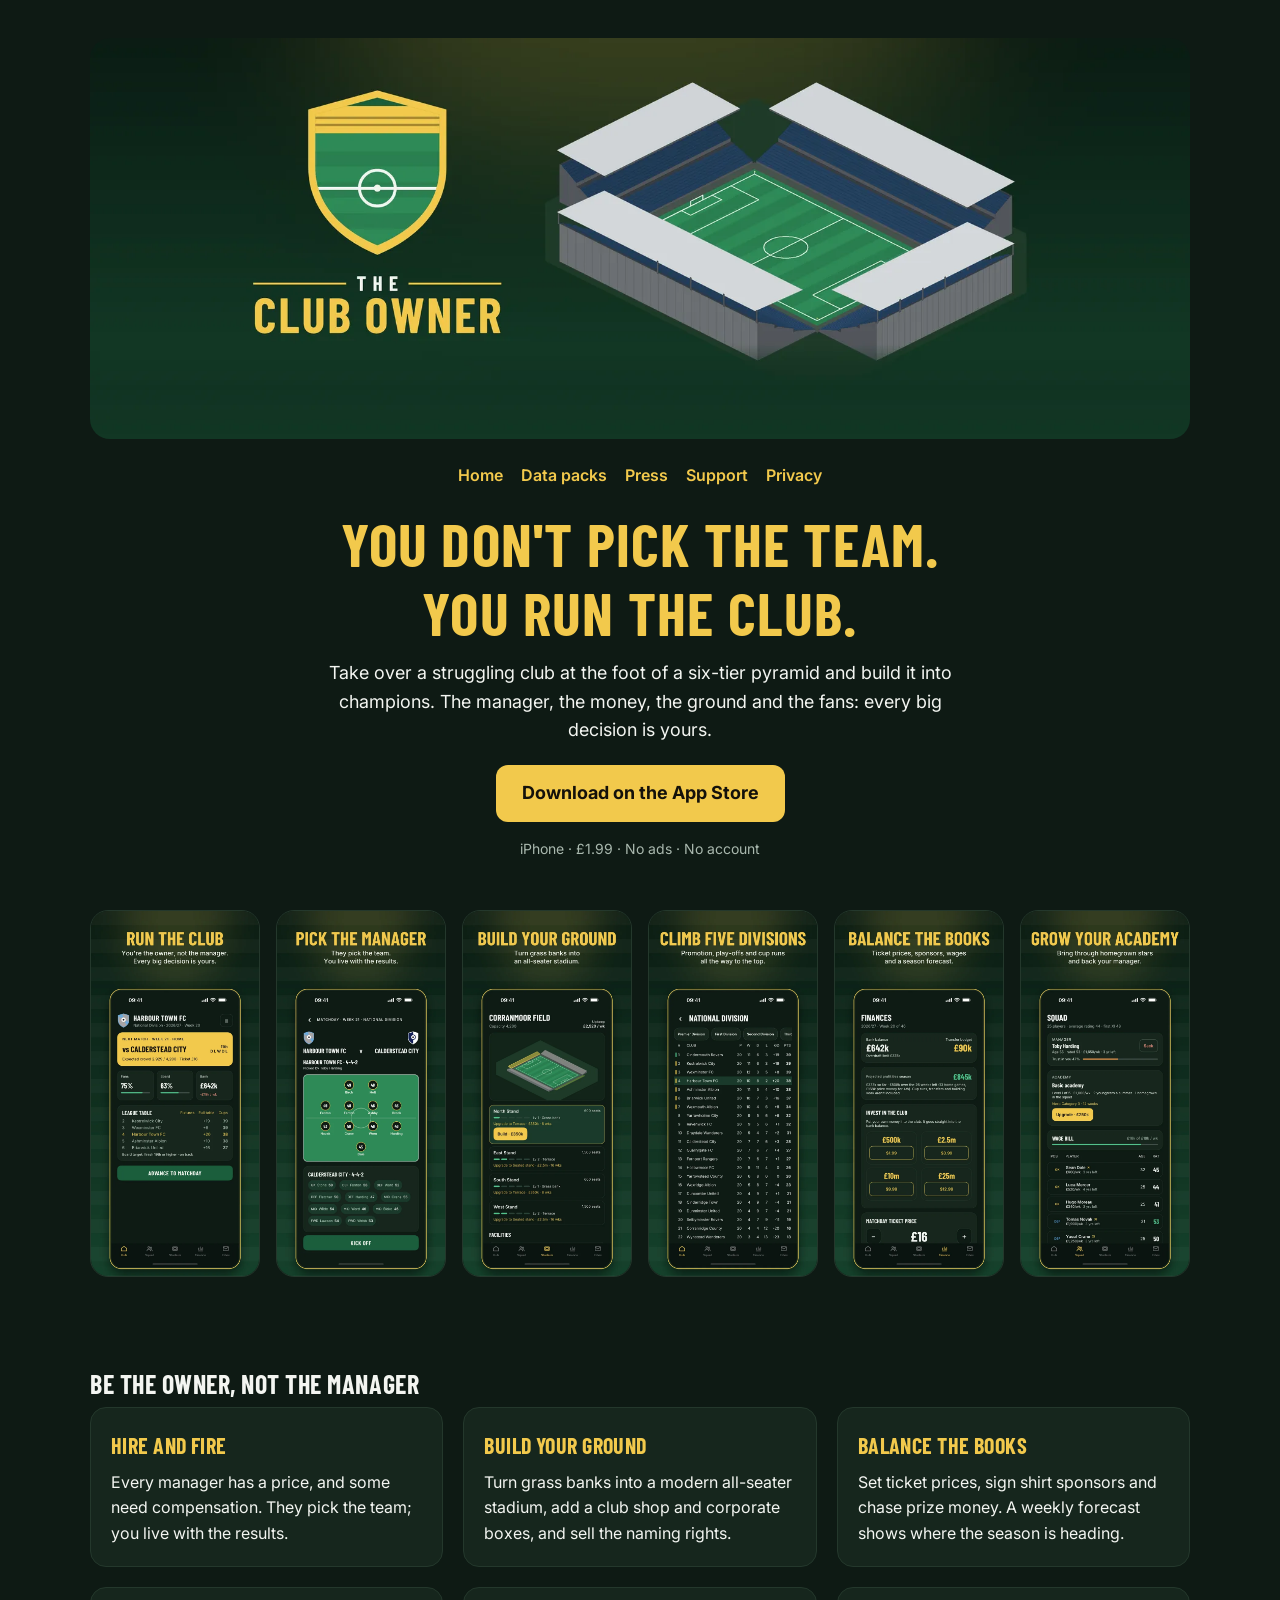
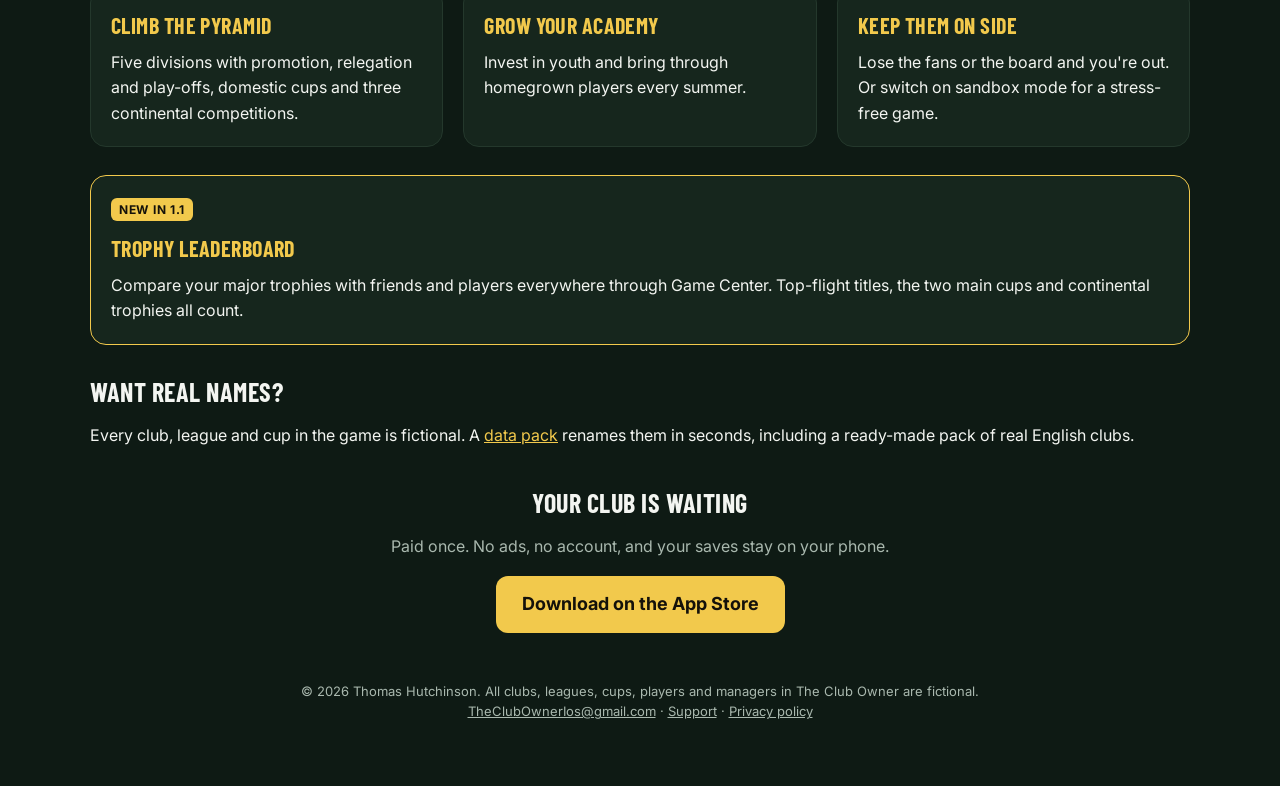
<file: index.html>
<!doctype html>
<html lang="en-GB">
<head>
<meta charset="utf-8">
<meta name="viewport" content="width=device-width,initial-scale=1">
<title>The Club Owner – football club owner game for iPhone</title>
<meta name="description" content="You don't pick the team. You run the club. Take over a struggling football club at the foot of a six-tier pyramid and build it into champions. For iPhone.">
<meta property="og:type" content="website">
<meta property="og:title" content="The Club Owner">
<meta property="og:description" content="You don't pick the team. You run the club. A football club owner game for iPhone.">
<meta property="og:image" content="https://tomhutchinson02.github.io/theclubowner/img/og.jpg">
<meta property="og:url" content="https://tomhutchinson02.github.io/theclubowner/">
<meta name="twitter:card" content="summary_large_image">
<meta name="apple-itunes-app" content="app-id=6832031037">
<link rel="icon" href="logo.svg">
<link rel="preconnect" href="https://fonts.googleapis.com">
<link href="https://fonts.googleapis.com/css2?family=Barlow+Condensed:wght@700&family=Inter:wght@400;600&display=swap" rel="stylesheet">
<link rel="stylesheet" href="style.css?v=4">
</head>
<body class="landing">

<section class="hero">
  <img class="hero-art" src="img/hero.webp" alt="The Club Owner crest beside an all-seater stadium" width="1800" height="656">
  <div class="hero-text">
    <nav><a href="index.html">Home</a><a href="data-packs.html">Data packs</a><a href="presskit.html">Press</a><a href="support.html">Support</a><a href="privacy.html">Privacy</a></nav>
    <h1>You don't pick the team.<br>You run the club.</h1>
    <p class="lead">Take over a struggling club at the foot of a six-tier pyramid and build it into champions. The manager, the money, the ground and the fans: every big decision is yours.</p>
    <p class="cta"><a class="btn btn-big" href="https://apps.apple.com/gb/app/the-club-owner/id6832031037">Download on the App Store</a></p>
    <p class="facts">iPhone · £1.99 · No ads · No account</p>
  </div>
</section>

<section class="shots" aria-label="Screenshots">
  <div class="strip">
    <img src="img/1_hub.webp" alt="Run the club: the hub with next match, fans, board and bank balance" width="660" height="1434" loading="lazy">
    <img src="img/2_matchday.webp" alt="Pick the manager: match day line-ups" width="660" height="1434" loading="lazy">
    <img src="img/3_stadium.webp" alt="Build your ground: upgrading the stands" width="660" height="1434" loading="lazy">
    <img src="img/4_table.webp" alt="Climb six tiers: the league table" width="660" height="1434" loading="lazy">
    <img src="img/5_finance.webp" alt="Balance the books: finances and season forecast" width="660" height="1434" loading="lazy">
    <img src="img/6_squad.webp" alt="Grow your academy: squad, manager and wage bill" width="660" height="1434" loading="lazy">
  </div>
  <p class="hint muted">Swipe for more</p>
</section>

<main>
  <h2>Be the owner, not the manager</h2>
  <div class="features">
    <div class="card"><h3>Hire and fire</h3><p>Every manager has a price, and some need compensation. They pick the team; you live with the results.</p></div>
    <div class="card"><h3>Build your ground</h3><p>Turn grass banks into a modern all-seater stadium, add a club shop and corporate boxes, and sell the naming rights.</p></div>
    <div class="card"><h3>Balance the books</h3><p>Set ticket prices, sign shirt sponsors and chase prize money. A weekly forecast shows where the season is heading.</p></div>
    <div class="card"><h3>Climb the pyramid</h3><p>Five divisions with promotion, relegation and play-offs, domestic cups and three continental competitions.</p></div>
    <div class="card"><h3>Grow your academy</h3><p>Invest in youth and bring through homegrown players every summer.</p></div>
    <div class="card"><h3>Keep them on side</h3><p>Lose the fans or the board and you're out. Or switch on sandbox mode for a stress-free game.</p></div>
  </div>

  <div class="card highlight">
    <p class="tag">New in 1.1</p>
    <h3>Trophy leaderboard</h3>
    <p>Compare your major trophies with friends and players everywhere through Game Center. Top-flight titles, the two main cups and continental trophies all count.</p>
  </div>

  <h2>Want real names?</h2>
  <p>Every club, league and cup in the game is fictional. A <a href="data-packs.html">data pack</a> renames them in seconds, including a ready-made pack of real English clubs.</p>

  <div class="closing">
    <h2>Your club is waiting</h2>
    <p class="muted">Paid once. No ads, no account, and your saves stay on your phone.</p>
    <p><a class="btn btn-big" href="https://apps.apple.com/gb/app/the-club-owner/id6832031037">Download on the App Store</a></p>
  </div>

  <footer>© 2026 Thomas Hutchinson. All clubs, leagues, cups, players and managers in The Club Owner are fictional.<br>
  <a href="mailto:TheClubOwnerIos@gmail.com">TheClubOwnerIos@gmail.com</a> · <a href="support.html">Support</a> · <a href="privacy.html">Privacy policy</a></footer>
</main>
</body>
</html>
</file>
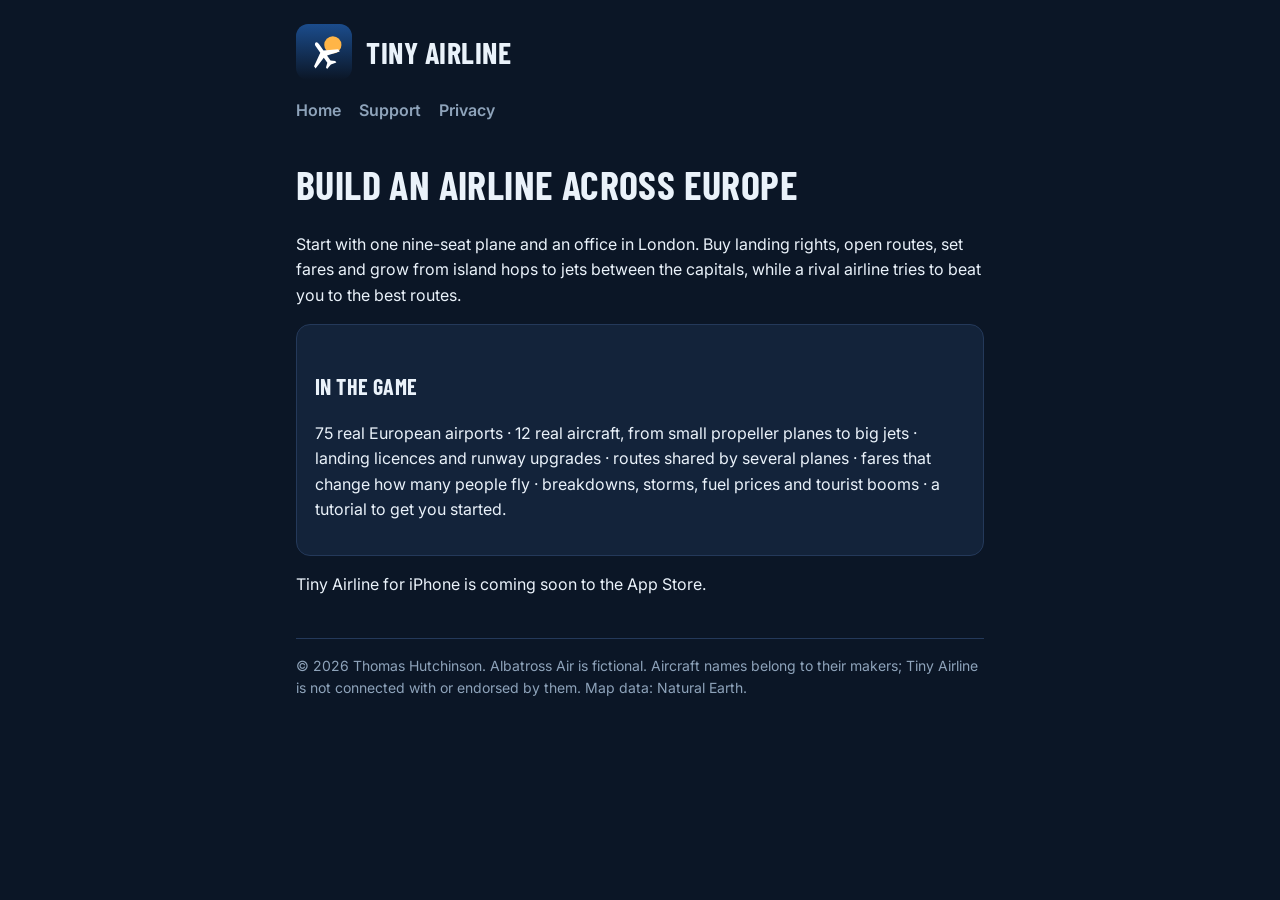
<file: tinyairline/index.html>
<!doctype html>
<html lang="en-GB">
<head>
<meta charset="utf-8">
<meta name="viewport" content="width=device-width,initial-scale=1">
<title>Tiny Airline – build an airline across Europe</title>
<meta name="description" content="Tiny Airline is an airline tycoon game for iPhone. Start with one small plane in London and build the biggest airline in Europe.">
<link rel="icon" href="icon.svg">
<link rel="preconnect" href="https://fonts.googleapis.com">
<link href="https://fonts.googleapis.com/css2?family=Barlow+Condensed:wght@700&family=Inter:wght@400;600&display=swap" rel="stylesheet">
<link rel="stylesheet" href="style.css?v=1">
</head>
<body><main>
<header><img src="icon.svg" alt=""><span>Tiny Airline</span></header>
<nav><a href="index.html">Home</a><a href="support.html">Support</a><a href="privacy.html">Privacy</a></nav>
<h1>Build an airline across Europe</h1>
<p>Start with one nine-seat plane and an office in London. Buy landing rights, open routes, set fares and grow from island hops to jets between the capitals, while a rival airline tries to beat you to the best routes.</p>
<div class="card">
<h2>In the game</h2>
<p>75 real European airports · 12 real aircraft, from small propeller planes to big jets · landing licences and runway upgrades · routes shared by several planes · fares that change how many people fly · breakdowns, storms, fuel prices and tourist booms · a tutorial to get you started.</p>
</div>
<p>Tiny Airline for iPhone is coming soon to the App Store.</p>
<footer>© 2026 Thomas Hutchinson. Albatross Air is fictional. Aircraft names belong to their makers; Tiny Airline is not connected with or endorsed by them. Map data: Natural Earth.</footer>
</main></body></html>
</file>
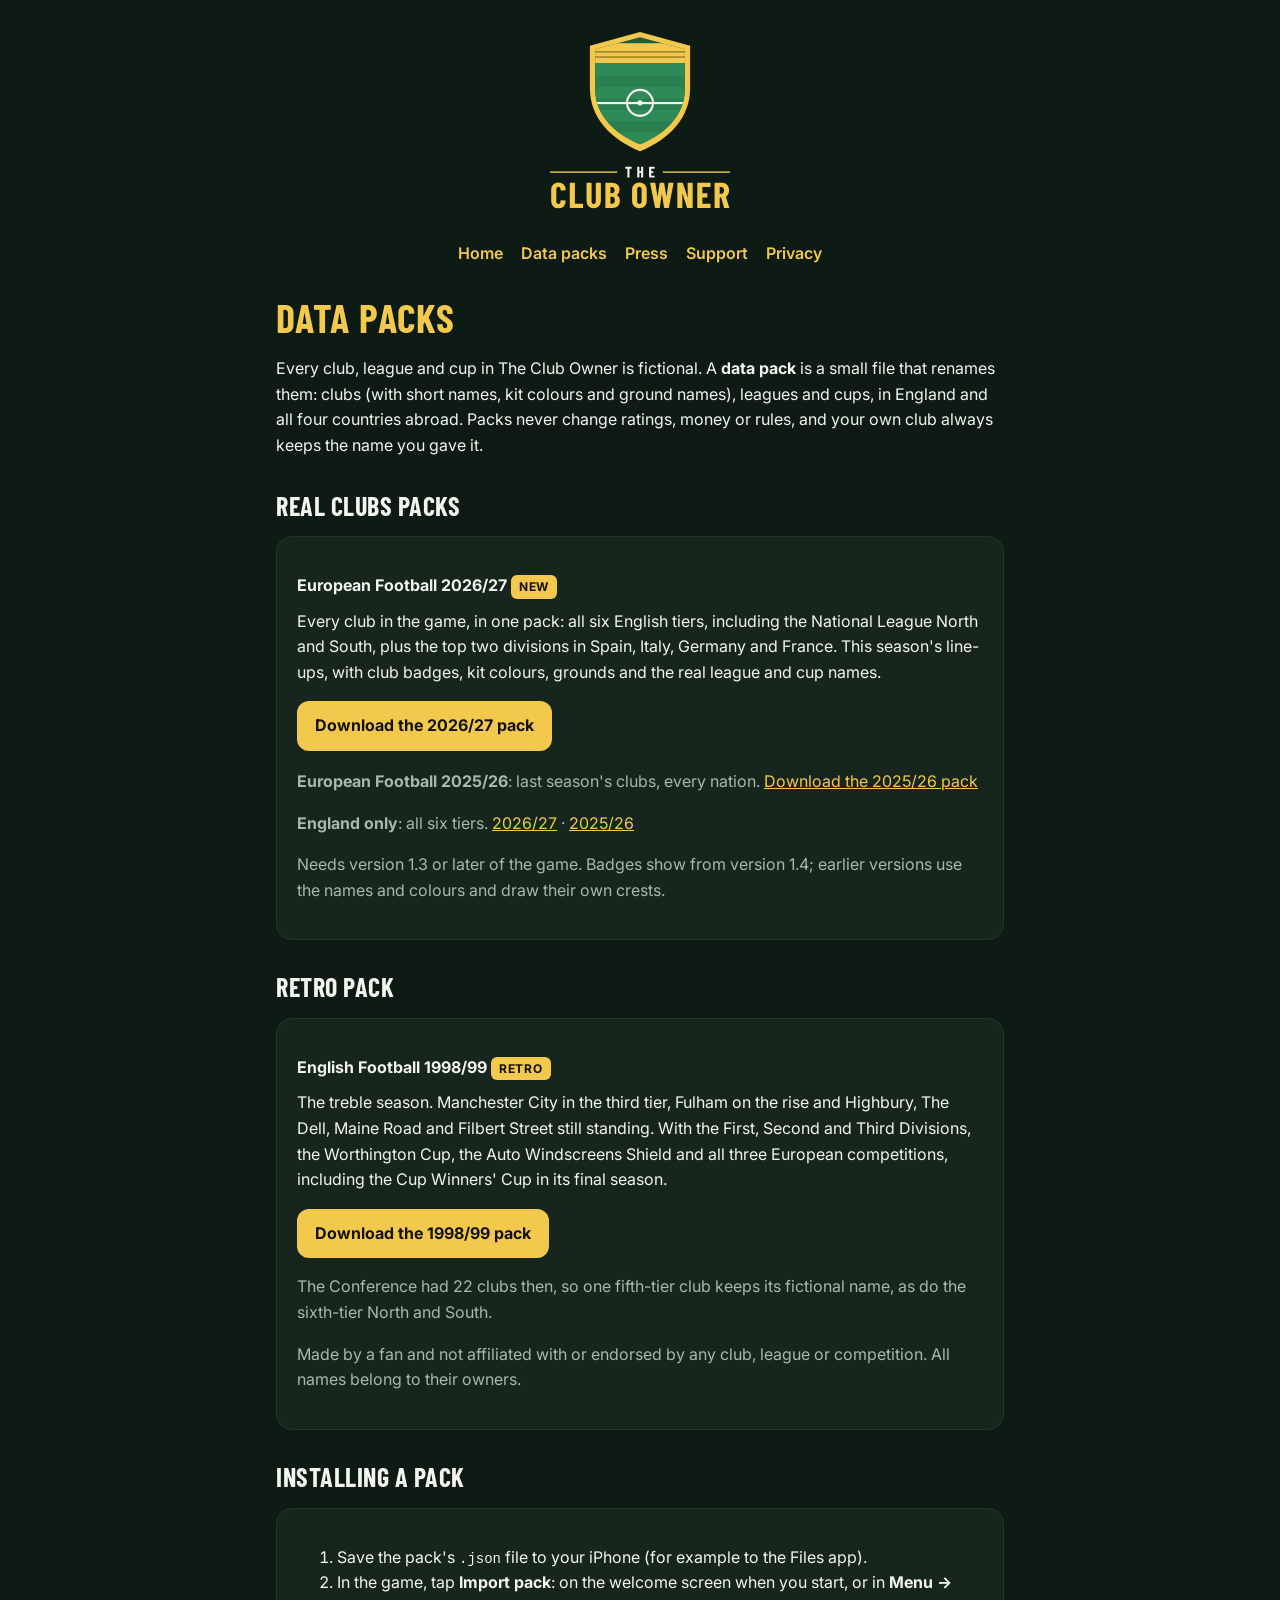
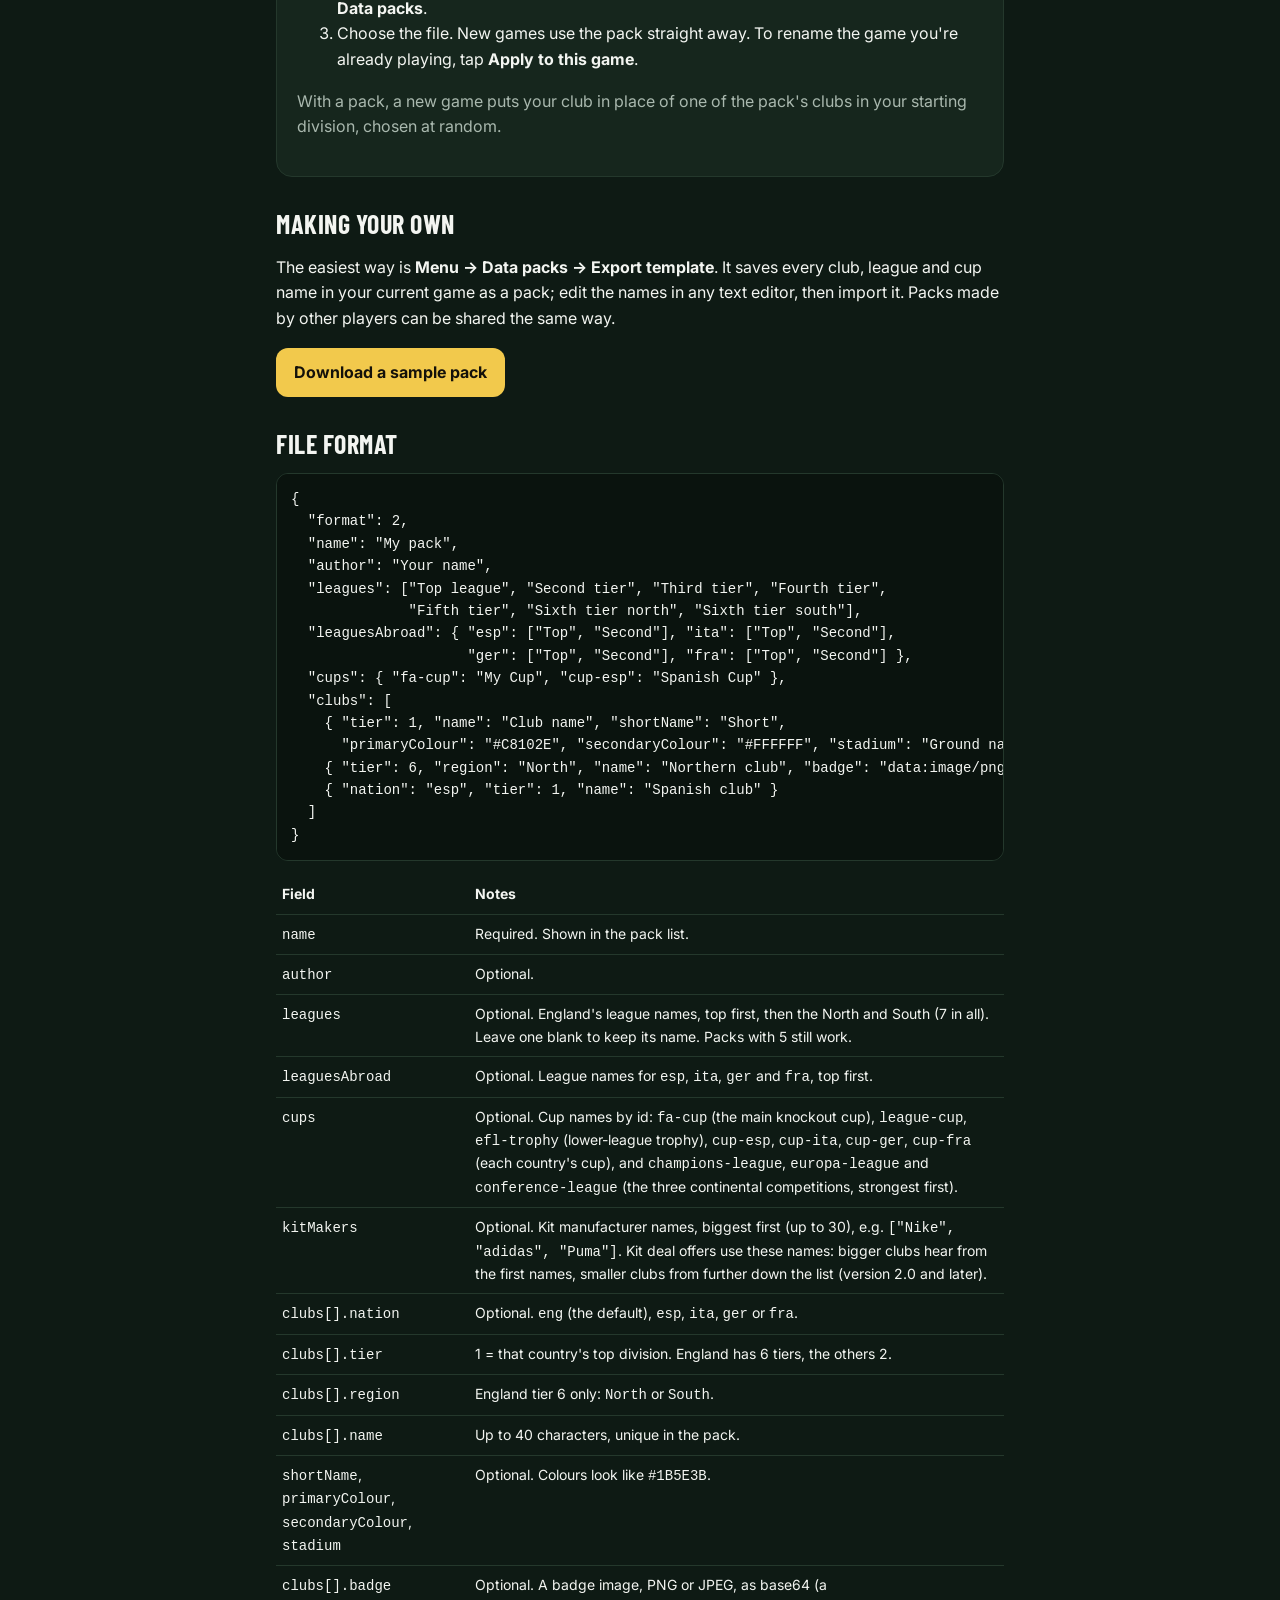
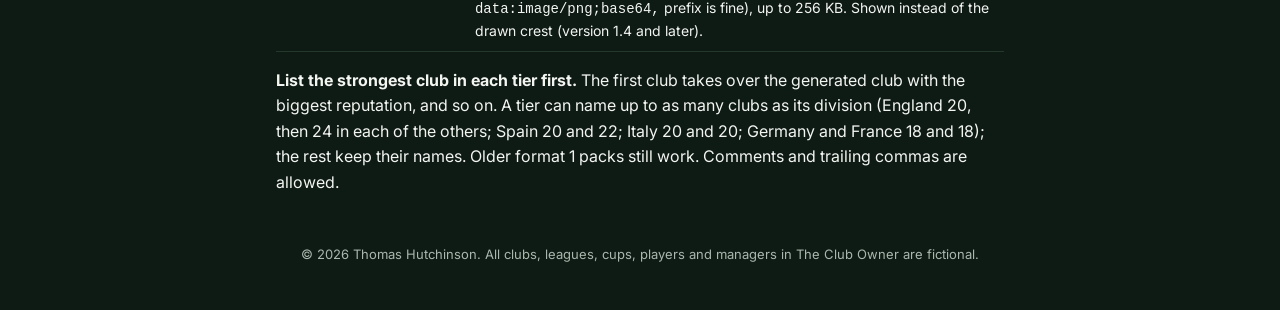
<file: data-packs.html>
<!doctype html>
<html lang="en-GB">
<head>
<meta charset="utf-8">
<meta name="viewport" content="width=device-width,initial-scale=1">
<title>Data packs – The Club Owner</title>
<meta name="description" content="How to rename the clubs, leagues and cups in The Club Owner with a data pack.">
<link rel="icon" href="logo.svg">
<link rel="preconnect" href="https://fonts.googleapis.com">
<link href="https://fonts.googleapis.com/css2?family=Barlow+Condensed:wght@700&family=Inter:wght@400;600&display=swap" rel="stylesheet">
<link rel="stylesheet" href="style.css?v=4">
</head>
<body><main>
<header><a href="index.html"><img src="logo.svg" alt="The Club Owner"></a></header>
<nav><a href="index.html">Home</a><a href="data-packs.html">Data packs</a><a href="presskit.html">Press</a><a href="support.html">Support</a><a href="privacy.html">Privacy</a></nav>

<h1>Data packs</h1>
<p>Every club, league and cup in The Club Owner is fictional. A <strong>data pack</strong> is a small file that renames them: clubs (with short names, kit colours and ground names), leagues and cups, in England and all four countries abroad. Packs never change ratings, money or rules, and your own club always keeps the name you gave it.</p>

<h2>Real clubs packs</h2>
<div class="card">
<p><strong>European Football 2026/27</strong> <span class="tag">New</span><br>Every club in the game, in one pack: all six English tiers, including the National League North and South, plus the top two divisions in Spain, Italy, Germany and France. This season's line-ups, with club badges, kit colours, grounds and the real league and cup names.</p>
<p><a class="btn" href="european-football-2026-27.json" download>Download the 2026/27 pack</a></p>
<p class="muted" style="margin-top:18px"><strong>European Football 2025/26</strong>: last season's clubs, every nation. <a href="european-football-2025-26.json" download>Download the 2025/26 pack</a></p>
<p class="muted"><strong>England only</strong>: all six tiers. <a href="english-football-2026-27.json" download>2026/27</a> · <a href="english-football-2025-26.json" download>2025/26</a></p>
<p class="muted">Needs version 1.3 or later of the game. Badges show from version 1.4; earlier versions use the names and colours and draw their own crests.</p>
</div>

<h2>Retro pack</h2>
<div class="card">
<p><strong>English Football 1998/99</strong> <span class="tag">Retro</span><br>The treble season. Manchester City in the third tier, Fulham on the rise and Highbury, The Dell, Maine Road and Filbert Street still standing. With the First, Second and Third Divisions, the Worthington Cup, the Auto Windscreens Shield and all three European competitions, including the Cup Winners' Cup in its final season.</p>
<p><a class="btn" href="english-football-1998-99.json" download>Download the 1998/99 pack</a></p>
<p class="muted">The Conference had 22 clubs then, so one fifth-tier club keeps its fictional name, as do the sixth-tier North and South.</p>
<p class="muted">Made by a fan and not affiliated with or endorsed by any club, league or competition. All names belong to their owners.</p>
</div>

<h2>Installing a pack</h2>
<div class="card">
<ol>
<li>Save the pack's <code>.json</code> file to your iPhone (for example to the Files app).</li>
<li>In the game, tap <strong>Import pack</strong>: on the welcome screen when you start, or in <strong>Menu → Data packs</strong>.</li>
<li>Choose the file. New games use the pack straight away. To rename the game you're already playing, tap <strong>Apply to this game</strong>.</li>
</ol>
<p class="muted">With a pack, a new game puts your club in place of one of the pack's clubs in your starting division, chosen at random.</p>
</div>

<h2>Making your own</h2>
<p>The easiest way is <strong>Menu → Data packs → Export template</strong>. It saves every club, league and cup name in your current game as a pack; edit the names in any text editor, then import it. Packs made by other players can be shared the same way.</p>
<p><a class="btn" href="sample-data-pack.json" download>Download a sample pack</a></p>

<h2>File format</h2>
<pre>{
  "format": 2,
  "name": "My pack",
  "author": "Your name",
  "leagues": ["Top league", "Second tier", "Third tier", "Fourth tier",
              "Fifth tier", "Sixth tier north", "Sixth tier south"],
  "leaguesAbroad": { "esp": ["Top", "Second"], "ita": ["Top", "Second"],
                     "ger": ["Top", "Second"], "fra": ["Top", "Second"] },
  "cups": { "fa-cup": "My Cup", "cup-esp": "Spanish Cup" },
  "clubs": [
    { "tier": 1, "name": "Club name", "shortName": "Short",
      "primaryColour": "#C8102E", "secondaryColour": "#FFFFFF", "stadium": "Ground name" },
    { "tier": 6, "region": "North", "name": "Northern club", "badge": "[data-uri]..." },
    { "nation": "esp", "tier": 1, "name": "Spanish club" }
  ]
}</pre>
<table>
<tr><th>Field</th><th>Notes</th></tr>
<tr><td><code>name</code></td><td>Required. Shown in the pack list.</td></tr>
<tr><td><code>author</code></td><td>Optional.</td></tr>
<tr><td><code>leagues</code></td><td>Optional. England's league names, top first, then the North and South (7 in all). Leave one blank to keep its name. Packs with 5 still work.</td></tr>
<tr><td><code>leaguesAbroad</code></td><td>Optional. League names for <code>esp</code>, <code>ita</code>, <code>ger</code> and <code>fra</code>, top first.</td></tr>
<tr><td><code>cups</code></td><td>Optional. Cup names by id: <code>fa-cup</code> (the main knockout cup), <code>league-cup</code>, <code>efl-trophy</code> (lower-league trophy), <code>cup-esp</code>, <code>cup-ita</code>, <code>cup-ger</code>, <code>cup-fra</code> (each country's cup), and <code>champions-league</code>, <code>europa-league</code> and <code>conference-league</code> (the three continental competitions, strongest first).</td></tr>
<tr><td><code>kitMakers</code></td><td>Optional. Kit manufacturer names, biggest first (up to 30), e.g. <code>["Nike", "adidas", "Puma"]</code>. Kit deal offers use these names: bigger clubs hear from the first names, smaller clubs from further down the list (version 2.0 and later).</td></tr>
<tr><td><code>clubs[].nation</code></td><td>Optional. <code>eng</code> (the default), <code>esp</code>, <code>ita</code>, <code>ger</code> or <code>fra</code>.</td></tr>
<tr><td><code>clubs[].tier</code></td><td>1 = that country's top division. England has 6 tiers, the others 2.</td></tr>
<tr><td><code>clubs[].region</code></td><td>England tier 6 only: <code>North</code> or <code>South</code>.</td></tr>
<tr><td><code>clubs[].name</code></td><td>Up to 40 characters, unique in the pack.</td></tr>
<tr><td><code>shortName</code>, <code>primaryColour</code>, <code>secondaryColour</code>, <code>stadium</code></td><td>Optional. Colours look like <code>#1B5E3B</code>.</td></tr>
<tr><td><code>clubs[].badge</code></td><td>Optional. A badge image, PNG or JPEG, as base64 (a <code>data:image/png;base64,</code> prefix is fine), up to 256 KB. Shown instead of the drawn crest (version 1.4 and later).</td></tr>
</table>
<p><strong>List the strongest club in each tier first.</strong> The first club takes over the generated club with the biggest reputation, and so on. A tier can name up to as many clubs as its division (England 20, then 24 in each of the others; Spain 20 and 22; Italy 20 and 20; Germany and France 18 and 18); the rest keep their names. Older format 1 packs still work. Comments and trailing commas are allowed.</p>
<footer>© 2026 Thomas Hutchinson. All clubs, leagues, cups, players and managers in The Club Owner are fictional.</footer>
</main></body></html>
</file>
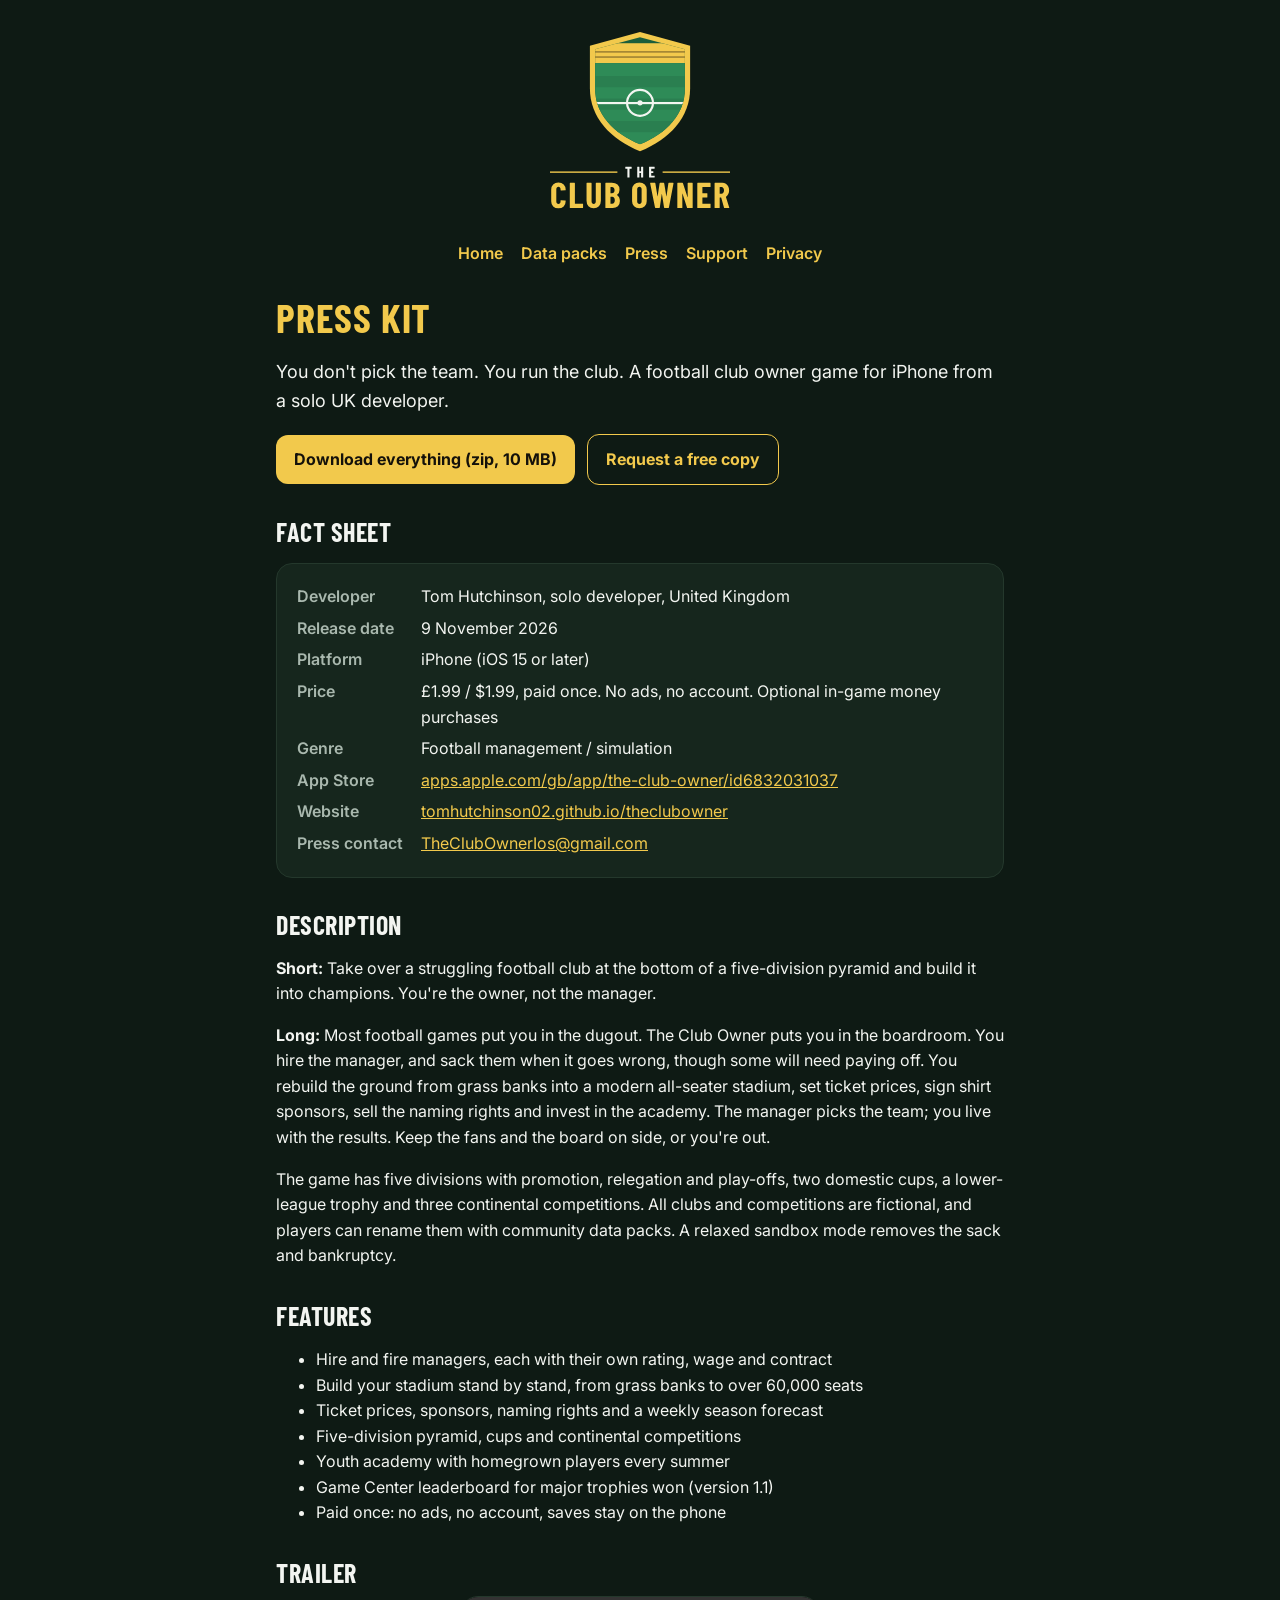
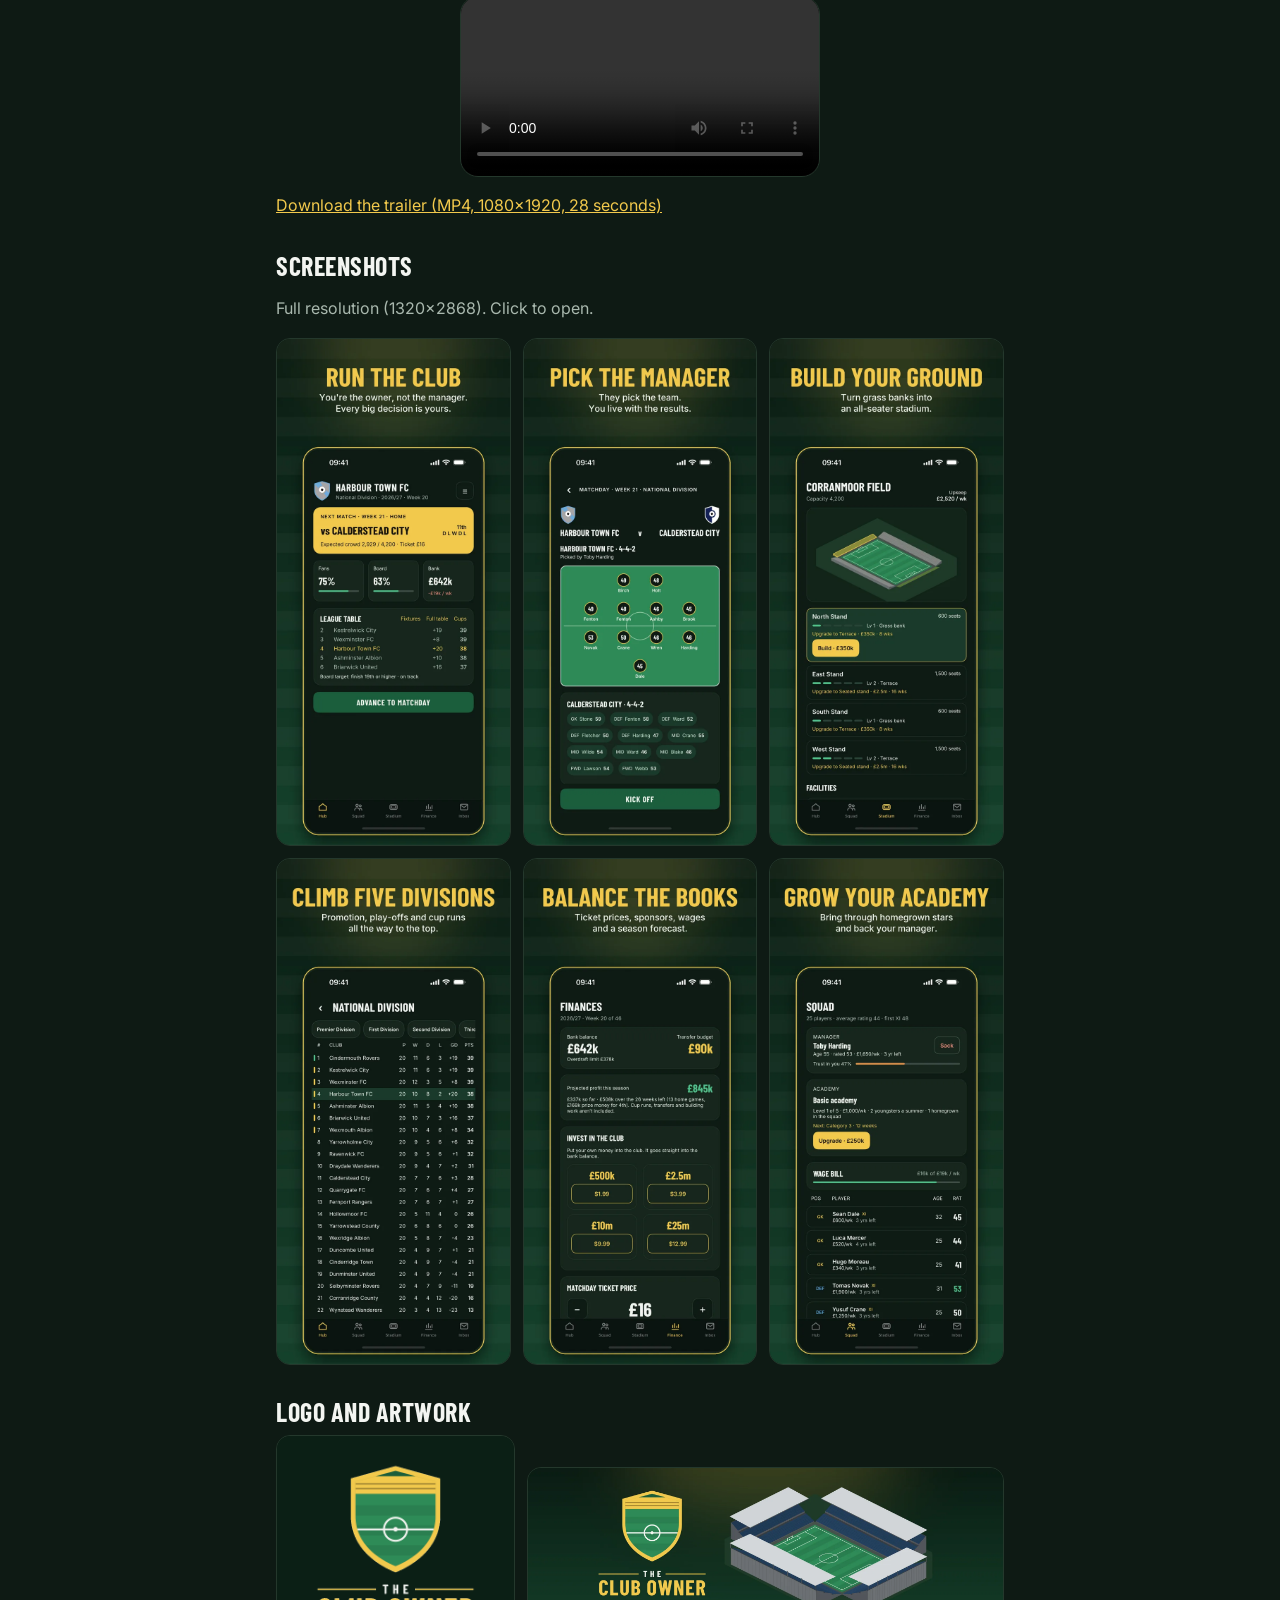
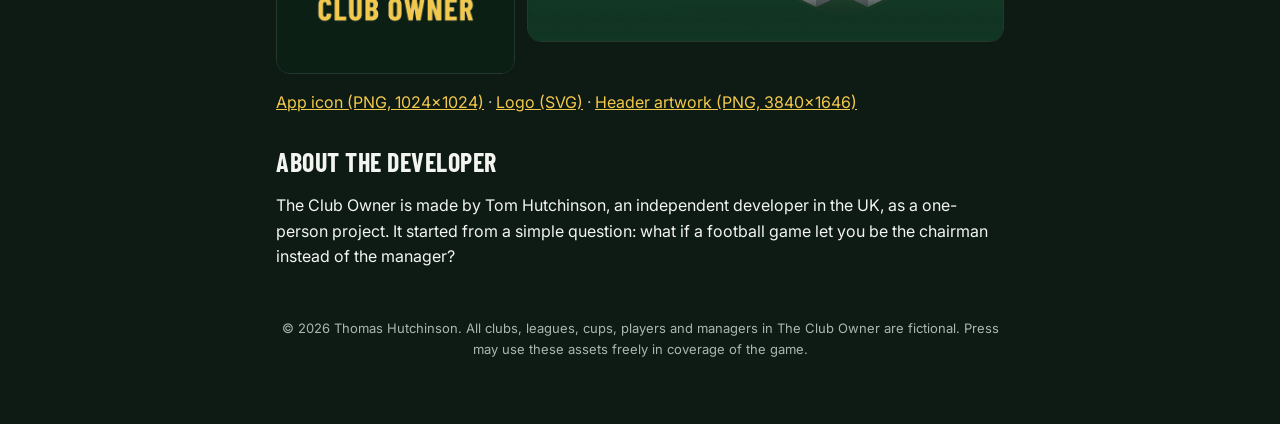
<file: presskit.html>
<!doctype html>
<html lang="en-GB">
<head>
<meta charset="utf-8">
<meta name="viewport" content="width=device-width,initial-scale=1">
<title>Press kit – The Club Owner</title>
<meta name="description" content="Press kit for The Club Owner, a football club owner game for iPhone: facts, description, trailer, screenshots, logos and contact.">
<link rel="icon" href="logo.svg">
<link rel="preconnect" href="https://fonts.googleapis.com">
<link href="https://fonts.googleapis.com/css2?family=Barlow+Condensed:wght@700&family=Inter:wght@400;600&display=swap" rel="stylesheet">
<link rel="stylesheet" href="style.css?v=4">
</head>
<body><main class="press">
<header><a href="index.html"><img src="logo.svg" alt="The Club Owner"></a></header>
<nav><a href="index.html">Home</a><a href="data-packs.html">Data packs</a><a href="presskit.html">Press</a><a href="support.html">Support</a><a href="privacy.html">Privacy</a></nav>

<h1>Press kit</h1>
<p class="lead-left">You don't pick the team. You run the club. A football club owner game for iPhone from a solo UK developer.</p>
<p><a class="btn" href="press/the-club-owner-press-kit.zip" download>Download everything (zip, 10 MB)</a>
<a class="btn btn-outline" href="mailto:TheClubOwnerIos@gmail.com?subject=The%20Club%20Owner%20press">Request a free copy</a></p>

<h2>Fact sheet</h2>
<div class="card facts-table">
<dl>
<dt>Developer</dt><dd>Tom Hutchinson, solo developer, United Kingdom</dd>
<dt>Release date</dt><dd>9 November 2026</dd>
<dt>Platform</dt><dd>iPhone (iOS 15 or later)</dd>
<dt>Price</dt><dd>£1.99 / $1.99, paid once. No ads, no account. Optional in-game money purchases</dd>
<dt>Genre</dt><dd>Football management / simulation</dd>
<dt>App Store</dt><dd><a href="https://apps.apple.com/gb/app/the-club-owner/id6832031037">apps.apple.com/gb/app/the-club-owner/id6832031037</a></dd>
<dt>Website</dt><dd><a href="https://tomhutchinson02.github.io/theclubowner/">tomhutchinson02.github.io/theclubowner</a></dd>
<dt>Press contact</dt><dd><a href="mailto:TheClubOwnerIos@gmail.com">TheClubOwnerIos@gmail.com</a></dd>
</dl>
</div>

<h2>Description</h2>
<p><strong>Short:</strong> Take over a struggling football club at the bottom of a five-division pyramid and build it into champions. You're the owner, not the manager.</p>
<p><strong>Long:</strong> Most football games put you in the dugout. The Club Owner puts you in the boardroom. You hire the manager, and sack them when it goes wrong, though some will need paying off. You rebuild the ground from grass banks into a modern all-seater stadium, set ticket prices, sign shirt sponsors, sell the naming rights and invest in the academy. The manager picks the team; you live with the results. Keep the fans and the board on side, or you're out.</p>
<p>The game has five divisions with promotion, relegation and play-offs, two domestic cups, a lower-league trophy and three continental competitions. All clubs and competitions are fictional, and players can rename them with community data packs. A relaxed sandbox mode removes the sack and bankruptcy.</p>

<h2>Features</h2>
<ul>
<li>Hire and fire managers, each with their own rating, wage and contract</li>
<li>Build your stadium stand by stand, from grass banks to over 60,000 seats</li>
<li>Ticket prices, sponsors, naming rights and a weekly season forecast</li>
<li>Five-division pyramid, cups and continental competitions</li>
<li>Youth academy with homegrown players every summer</li>
<li>Game Center leaderboard for major trophies won (version 1.1)</li>
<li>Paid once: no ads, no account, saves stay on the phone</li>
</ul>

<h2>Trailer</h2>
<video class="trailer" src="press/trailer.mp4" controls playsinline preload="metadata"></video>
<p class="muted"><a href="press/trailer.mp4" download>Download the trailer (MP4, 1080×1920, 28 seconds)</a></p>

<h2>Screenshots</h2>
<p class="muted">Full resolution (1320×2868). Click to open.</p>
<div class="press-shots">
<a href="press/1_hub.png"><img src="img/1_hub.webp" alt="Club hub" loading="lazy" width="660" height="1434"></a>
<a href="press/2_matchday.png"><img src="img/2_matchday.webp" alt="Match day" loading="lazy" width="660" height="1434"></a>
<a href="press/3_stadium.png"><img src="img/3_stadium.webp" alt="Stadium building" loading="lazy" width="660" height="1434"></a>
<a href="press/4_table.png"><img src="img/4_table.webp" alt="League table" loading="lazy" width="660" height="1434"></a>
<a href="press/5_finance.png"><img src="img/5_finance.webp" alt="Finances" loading="lazy" width="660" height="1434"></a>
<a href="press/6_squad.png"><img src="img/6_squad.webp" alt="Squad and academy" loading="lazy" width="660" height="1434"></a>
</div>

<h2>Logo and artwork</h2>
<div class="press-art">
<a href="press/icon.png"><img src="press/icon.png" alt="App icon" loading="lazy"></a>
<a href="press/header.png"><img src="img/hero.webp" alt="Header artwork" loading="lazy"></a>
</div>
<p class="muted"><a href="press/icon.png">App icon (PNG, 1024×1024)</a> · <a href="press/logo.svg">Logo (SVG)</a> · <a href="press/header.png">Header artwork (PNG, 3840×1646)</a></p>

<h2>About the developer</h2>
<p>The Club Owner is made by Tom Hutchinson, an independent developer in the UK, as a one-person project. It started from a simple question: what if a football game let you be the chairman instead of the manager?</p>

<footer>© 2026 Thomas Hutchinson. All clubs, leagues, cups, players and managers in The Club Owner are fictional. Press may use these assets freely in coverage of the game.</footer>
</main></body></html>
</file>
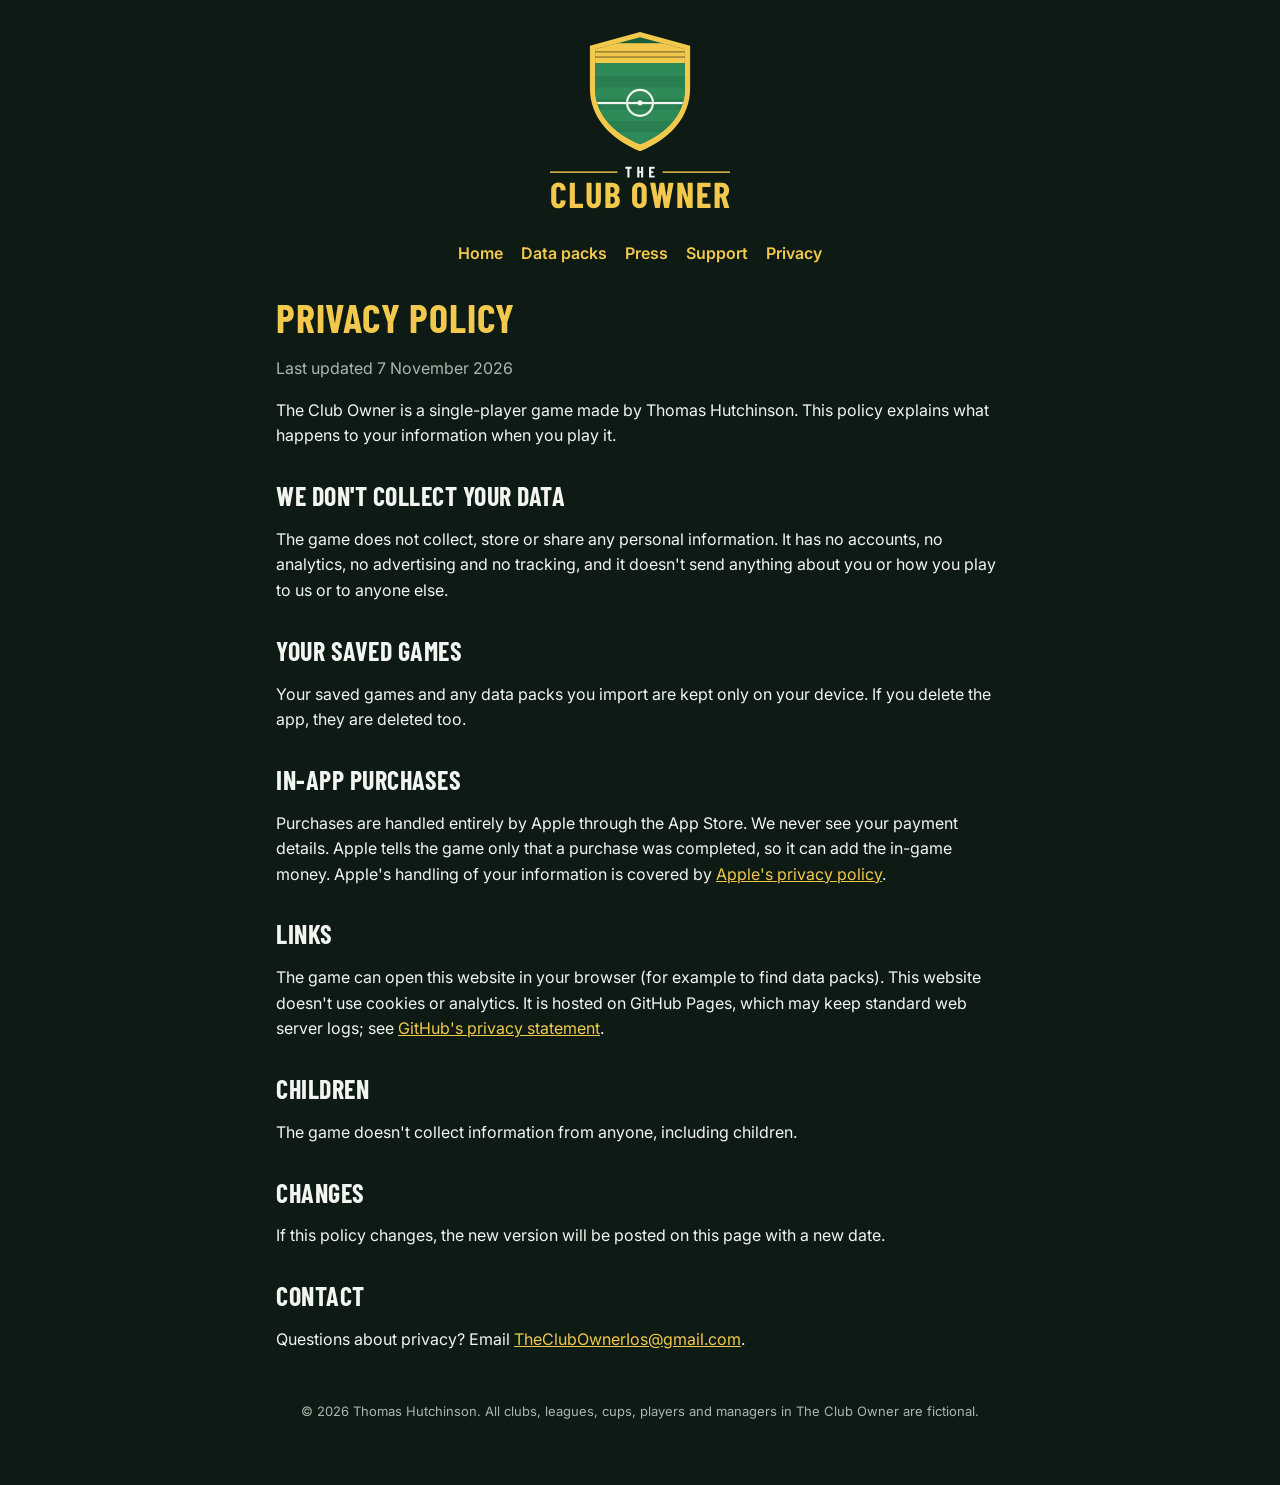
<file: privacy.html>
<!doctype html>
<html lang="en-GB">
<head>
<meta charset="utf-8">
<meta name="viewport" content="width=device-width,initial-scale=1">
<title>Privacy policy – The Club Owner</title>
<meta name="description" content="Privacy policy for The Club Owner iPhone game.">
<link rel="icon" href="logo.svg">
<link rel="preconnect" href="https://fonts.googleapis.com">
<link href="https://fonts.googleapis.com/css2?family=Barlow+Condensed:wght@700&family=Inter:wght@400;600&display=swap" rel="stylesheet">
<link rel="stylesheet" href="style.css?v=4">
</head>
<body><main>
<header><a href="index.html"><img src="logo.svg" alt="The Club Owner"></a></header>
<nav><a href="index.html">Home</a><a href="data-packs.html">Data packs</a><a href="presskit.html">Press</a><a href="support.html">Support</a><a href="privacy.html">Privacy</a></nav>

<h1>Privacy policy</h1>
<p class="muted">Last updated 7 November 2026</p>
<p>The Club Owner is a single-player game made by Thomas Hutchinson. This policy explains what happens to your information when you play it.</p>
<h2>We don't collect your data</h2>
<p>The game does not collect, store or share any personal information. It has no accounts, no analytics, no advertising and no tracking, and it doesn't send anything about you or how you play to us or to anyone else.</p>
<h2>Your saved games</h2>
<p>Your saved games and any data packs you import are kept only on your device. If you delete the app, they are deleted too.</p>
<h2>In-app purchases</h2>
<p>Purchases are handled entirely by Apple through the App Store. We never see your payment details. Apple tells the game only that a purchase was completed, so it can add the in-game money. Apple's handling of your information is covered by <a href="https://www.apple.com/legal/privacy/">Apple's privacy policy</a>.</p>
<h2>Links</h2>
<p>The game can open this website in your browser (for example to find data packs). This website doesn't use cookies or analytics. It is hosted on GitHub Pages, which may keep standard web server logs; see <a href="https://docs.github.com/en/site-policy/privacy-policies/github-general-privacy-statement">GitHub's privacy statement</a>.</p>
<h2>Children</h2>
<p>The game doesn't collect information from anyone, including children.</p>
<h2>Changes</h2>
<p>If this policy changes, the new version will be posted on this page with a new date.</p>
<h2>Contact</h2>
<p>Questions about privacy? Email <a href="mailto:TheClubOwnerIos@gmail.com">TheClubOwnerIos@gmail.com</a>.</p>
<footer>© 2026 Thomas Hutchinson. All clubs, leagues, cups, players and managers in The Club Owner are fictional.</footer>
</main></body></html>
</file>
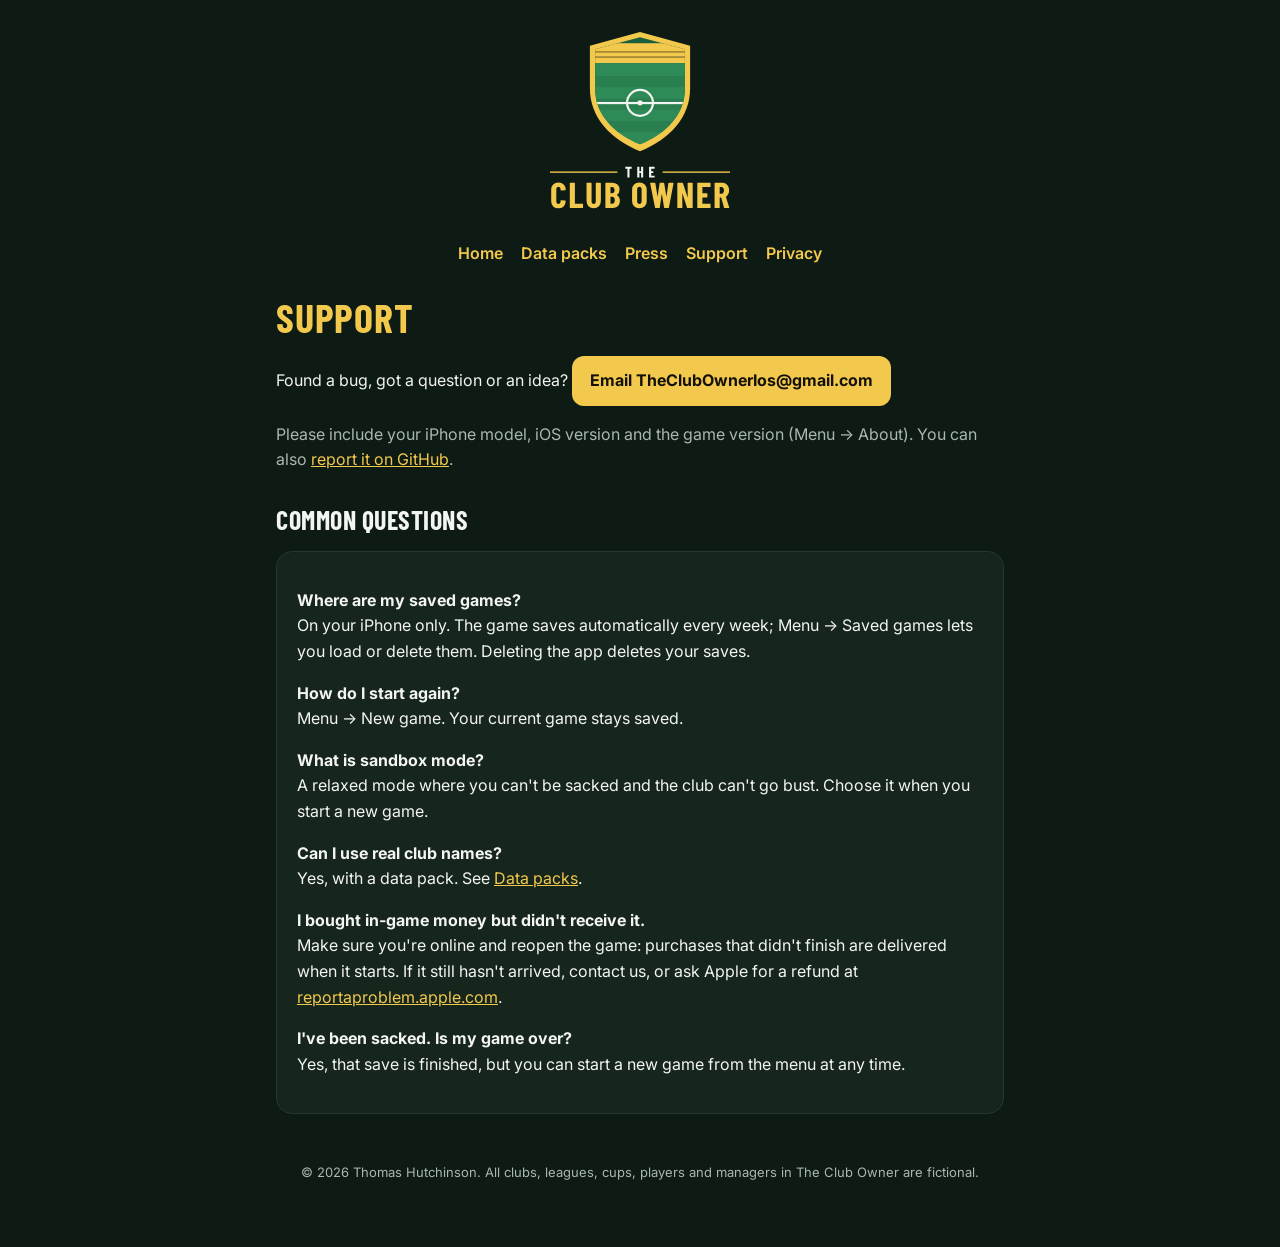
<file: support.html>
<!doctype html>
<html lang="en-GB">
<head>
<meta charset="utf-8">
<meta name="viewport" content="width=device-width,initial-scale=1">
<title>Support – The Club Owner</title>
<meta name="description" content="Help and support for The Club Owner.">
<link rel="icon" href="logo.svg">
<link rel="preconnect" href="https://fonts.googleapis.com">
<link href="https://fonts.googleapis.com/css2?family=Barlow+Condensed:wght@700&family=Inter:wght@400;600&display=swap" rel="stylesheet">
<link rel="stylesheet" href="style.css?v=4">
</head>
<body><main>
<header><a href="index.html"><img src="logo.svg" alt="The Club Owner"></a></header>
<nav><a href="index.html">Home</a><a href="data-packs.html">Data packs</a><a href="presskit.html">Press</a><a href="support.html">Support</a><a href="privacy.html">Privacy</a></nav>

<h1>Support</h1>
<p>Found a bug, got a question or an idea? <a class="btn" href="mailto:TheClubOwnerIos@gmail.com?subject=The%20Club%20Owner">Email TheClubOwnerIos@gmail.com</a></p>
<p class="muted">Please include your iPhone model, iOS version and the game version (Menu → About). You can also <a href="https://github.com/TomHutchinson02/theclubowner/issues">report it on GitHub</a>.</p>
<h2>Common questions</h2>
<div class="card">
<p><strong>Where are my saved games?</strong><br>On your iPhone only. The game saves automatically every week; Menu → Saved games lets you load or delete them. Deleting the app deletes your saves.</p>
<p><strong>How do I start again?</strong><br>Menu → New game. Your current game stays saved.</p>
<p><strong>What is sandbox mode?</strong><br>A relaxed mode where you can't be sacked and the club can't go bust. Choose it when you start a new game.</p>
<p><strong>Can I use real club names?</strong><br>Yes, with a data pack. See <a href="data-packs.html">Data packs</a>.</p>
<p><strong>I bought in-game money but didn't receive it.</strong><br>Make sure you're online and reopen the game: purchases that didn't finish are delivered when it starts. If it still hasn't arrived, contact us, or ask Apple for a refund at <a href="https://reportaproblem.apple.com">reportaproblem.apple.com</a>.</p>
<p><strong>I've been sacked. Is my game over?</strong><br>Yes, that save is finished, but you can start a new game from the menu at any time.</p>
</div>
<footer>© 2026 Thomas Hutchinson. All clubs, leagues, cups, players and managers in The Club Owner are fictional.</footer>
</main></body></html>
</file>
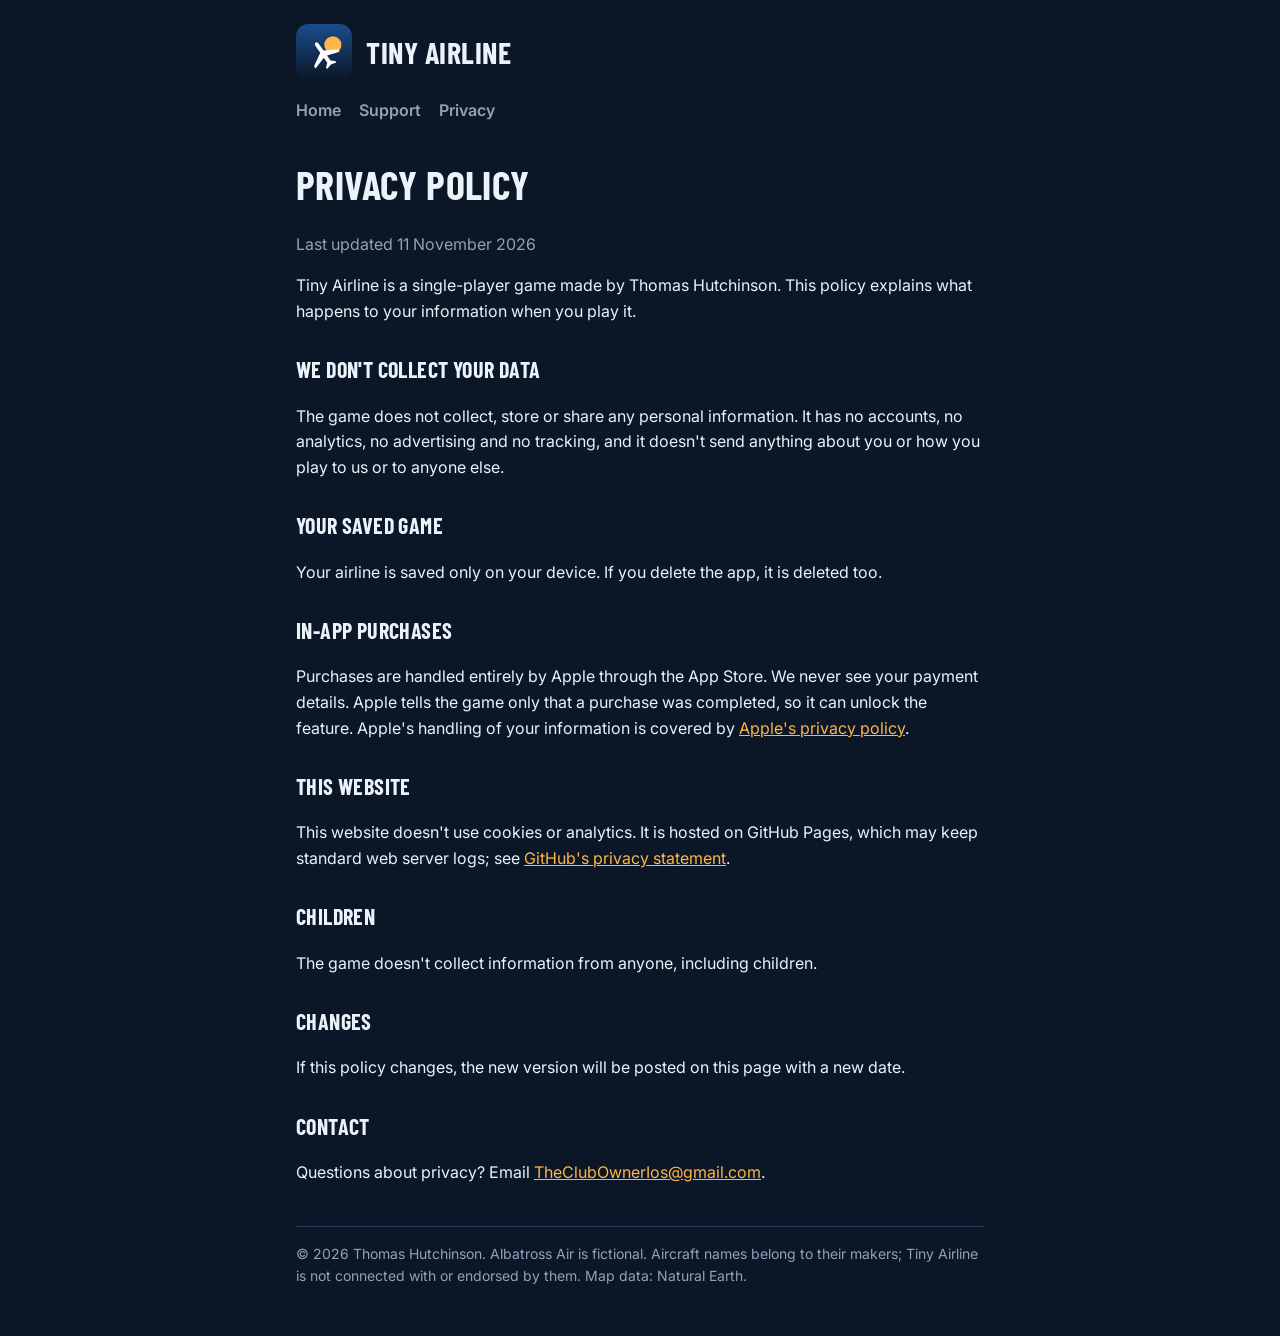
<file: tinyairline/privacy.html>
<!doctype html>
<html lang="en-GB">
<head>
<meta charset="utf-8">
<meta name="viewport" content="width=device-width,initial-scale=1">
<title>Privacy policy – Tiny Airline</title>
<meta name="description" content="Privacy policy for the Tiny Airline iPhone game.">
<link rel="icon" href="icon.svg">
<link rel="preconnect" href="https://fonts.googleapis.com">
<link href="https://fonts.googleapis.com/css2?family=Barlow+Condensed:wght@700&family=Inter:wght@400;600&display=swap" rel="stylesheet">
<link rel="stylesheet" href="style.css?v=1">
</head>
<body><main>
<header><img src="icon.svg" alt=""><span>Tiny Airline</span></header>
<nav><a href="index.html">Home</a><a href="support.html">Support</a><a href="privacy.html">Privacy</a></nav>
<h1>Privacy policy</h1>
<p class="muted">Last updated 11 November 2026</p>
<p>Tiny Airline is a single-player game made by Thomas Hutchinson. This policy explains what happens to your information when you play it.</p>
<h2>We don't collect your data</h2>
<p>The game does not collect, store or share any personal information. It has no accounts, no analytics, no advertising and no tracking, and it doesn't send anything about you or how you play to us or to anyone else.</p>
<h2>Your saved game</h2>
<p>Your airline is saved only on your device. If you delete the app, it is deleted too.</p>
<h2>In-app purchases</h2>
<p>Purchases are handled entirely by Apple through the App Store. We never see your payment details. Apple tells the game only that a purchase was completed, so it can unlock the feature. Apple's handling of your information is covered by <a href="https://www.apple.com/legal/privacy/">Apple's privacy policy</a>.</p>
<h2>This website</h2>
<p>This website doesn't use cookies or analytics. It is hosted on GitHub Pages, which may keep standard web server logs; see <a href="https://docs.github.com/en/site-policy/privacy-policies/github-general-privacy-statement">GitHub's privacy statement</a>.</p>
<h2>Children</h2>
<p>The game doesn't collect information from anyone, including children.</p>
<h2>Changes</h2>
<p>If this policy changes, the new version will be posted on this page with a new date.</p>
<h2>Contact</h2>
<p>Questions about privacy? Email <a href="mailto:TheClubOwnerIos@gmail.com">TheClubOwnerIos@gmail.com</a>.</p>
<footer>© 2026 Thomas Hutchinson. Albatross Air is fictional. Aircraft names belong to their makers; Tiny Airline is not connected with or endorsed by them. Map data: Natural Earth.</footer>
</main></body></html>
</file>
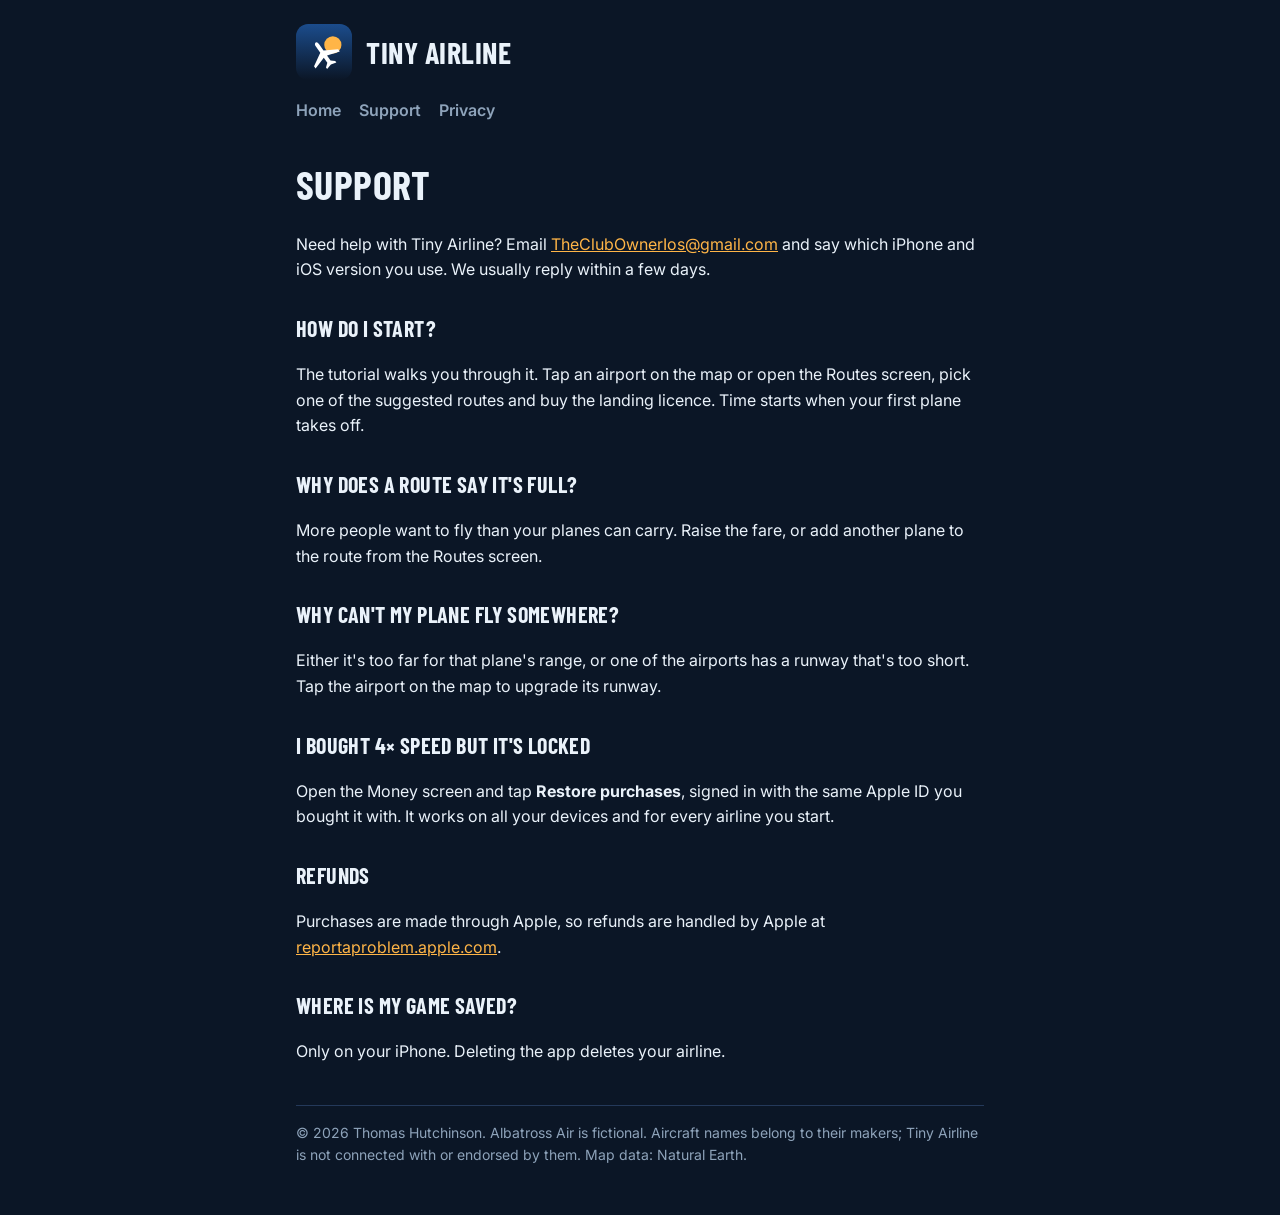
<file: tinyairline/support.html>
<!doctype html>
<html lang="en-GB">
<head>
<meta charset="utf-8">
<meta name="viewport" content="width=device-width,initial-scale=1">
<title>Support – Tiny Airline</title>
<meta name="description" content="Help and contact for the Tiny Airline iPhone game.">
<link rel="icon" href="icon.svg">
<link rel="preconnect" href="https://fonts.googleapis.com">
<link href="https://fonts.googleapis.com/css2?family=Barlow+Condensed:wght@700&family=Inter:wght@400;600&display=swap" rel="stylesheet">
<link rel="stylesheet" href="style.css?v=1">
</head>
<body><main>
<header><img src="icon.svg" alt=""><span>Tiny Airline</span></header>
<nav><a href="index.html">Home</a><a href="support.html">Support</a><a href="privacy.html">Privacy</a></nav>
<h1>Support</h1>
<p>Need help with Tiny Airline? Email <a href="mailto:TheClubOwnerIos@gmail.com">TheClubOwnerIos@gmail.com</a> and say which iPhone and iOS version you use. We usually reply within a few days.</p>
<h2>How do I start?</h2>
<p>The tutorial walks you through it. Tap an airport on the map or open the Routes screen, pick one of the suggested routes and buy the landing licence. Time starts when your first plane takes off.</p>
<h2>Why does a route say it's full?</h2>
<p>More people want to fly than your planes can carry. Raise the fare, or add another plane to the route from the Routes screen.</p>
<h2>Why can't my plane fly somewhere?</h2>
<p>Either it's too far for that plane's range, or one of the airports has a runway that's too short. Tap the airport on the map to upgrade its runway.</p>
<h2>I bought 4× speed but it's locked</h2>
<p>Open the Money screen and tap <strong>Restore purchases</strong>, signed in with the same Apple ID you bought it with. It works on all your devices and for every airline you start.</p>
<h2>Refunds</h2>
<p>Purchases are made through Apple, so refunds are handled by Apple at <a href="https://reportaproblem.apple.com">reportaproblem.apple.com</a>.</p>
<h2>Where is my game saved?</h2>
<p>Only on your iPhone. Deleting the app deletes your airline.</p>
<footer>© 2026 Thomas Hutchinson. Albatross Air is fictional. Aircraft names belong to their makers; Tiny Airline is not connected with or endorsed by them. Map data: Natural Earth.</footer>
</main></body></html>
</file>
<file: style.css>
:root{--pitch:#0E1A14;--card:#16261D;--stroke:#24382C;--text:#F3F5F1;--muted:#A9B8AE;--gold:#F2C94C;--green:#2E8B57}
*{box-sizing:border-box}
body{margin:0;background:var(--pitch);color:var(--text);font:16px/1.6 Inter,system-ui,-apple-system,"Segoe UI",sans-serif}
main{max-width:760px;margin:0 auto;padding:32px 16px 64px}
header{text-align:center;margin-bottom:24px}
header img{width:180px;height:auto}
nav{display:flex;flex-wrap:wrap;gap:8px 18px;justify-content:center;margin:12px 0 28px}
nav a{color:var(--gold);text-decoration:none;font-weight:600}
h1,h2{font-family:"Barlow Condensed",Inter,sans-serif;letter-spacing:.02em;text-transform:uppercase;line-height:1.15}
h1{font-size:40px;margin:0 0 8px;color:var(--gold)}
h2{font-size:26px;margin:32px 0 8px}
p,li{color:var(--text)}
.muted{color:var(--muted)}
a{color:var(--gold)}
.card{background:var(--card);border:1px solid var(--stroke);border-radius:16px;padding:20px;margin:16px 0}
code,pre{font-family:ui-monospace,Menlo,monospace;font-size:14px}
pre{background:#0A130E;border:1px solid var(--stroke);border-radius:12px;padding:14px;overflow-x:auto}
table{width:100%;border-collapse:collapse;font-size:14px}
th,td{border-bottom:1px solid var(--stroke);padding:8px 6px;text-align:left;vertical-align:top}
.btn{display:inline-block;background:var(--gold);color:#14110A;font-weight:700;padding:12px 18px;border-radius:12px;text-decoration:none}
footer{margin-top:48px;text-align:center;font-size:13px;color:var(--muted)}

/* Home page (marketing) */
.landing main{max-width:1040px}
.hero{position:relative;background:#0B1A12;overflow:hidden}
.hero-art{display:block;width:100%;height:auto;max-height:520px;object-fit:cover;object-position:center top}
.hero-text{max-width:1040px;margin:0 auto;padding:8px 16px 8px;text-align:center}
.hero nav{margin:16px 0 20px}
.landing h1{font-size:clamp(34px,7vw,60px);color:var(--gold);margin:0 0 12px}
.lead{font-size:18px;max-width:640px;margin:0 auto 20px;color:var(--text)}
.btn-big{font-size:18px;padding:14px 26px}
.btn:hover{filter:brightness(1.08)}
.facts{color:var(--muted);font-size:14px;margin-top:10px}
.shots{padding:28px 0 8px}
.strip{display:flex;gap:16px;overflow-x:auto;scroll-snap-type:x mandatory;padding:0 16px 12px;-webkit-overflow-scrolling:touch}
.strip img{flex:0 0 auto;width:min(62vw,250px);height:auto;border-radius:18px;scroll-snap-align:center;border:1px solid var(--stroke)}
@media (min-width:1600px){.strip{justify-content:center}.hint{display:none}}
.hint{text-align:center;font-size:13px;margin:4px 0 0}
.features{display:grid;grid-template-columns:repeat(auto-fit,minmax(260px,1fr));gap:16px}
.features .card{margin:0}
h3{font-family:"Barlow Condensed",Inter,sans-serif;text-transform:uppercase;letter-spacing:.02em;font-size:22px;margin:0 0 6px;color:var(--gold)}
.features p,.highlight p{margin:0}
.highlight{border-color:var(--gold);margin-top:28px}
.highlight h3{margin-bottom:6px}
.tag{display:inline-block;background:var(--gold);color:#14110A;font-weight:700;font-size:12px;text-transform:uppercase;letter-spacing:.06em;padding:2px 8px;border-radius:6px;margin-bottom:10px!important}
.closing{text-align:center;margin-top:40px}
footer a{color:var(--muted)}

/* Home page layout: one centred column with clear margins */
.landing{padding:clamp(16px,3vw,40px) clamp(24px,6vw,96px) 0}
.landing .hero,.landing .shots,.landing main{max-width:1100px;margin-left:auto;margin-right:auto}
.landing .hero{border-radius:20px;background:transparent}
.landing .hero-art{border-radius:20px}
.landing .hero-text{padding:8px 0}
.landing .strip{padding:0 0 12px}
.landing main{padding:40px 0 64px}
.landing .features{gap:20px}
/* Wide screens: all six screenshots in one centred row, no scrolling */
@media (min-width:900px){
  .landing .strip{display:grid;grid-template-columns:repeat(6,1fr);overflow:visible}
  .landing .strip img{width:100%}
  .landing .hint{display:none}
  .landing .features{grid-template-columns:repeat(3,1fr)}
}
/* press kit */
.press .lead-left{font-size:18px}
.btn-outline{background:transparent;color:var(--gold);border:1px solid var(--gold);margin-left:8px}
.facts-table dl{display:grid;grid-template-columns:max-content 1fr;gap:6px 18px;margin:0}
.facts-table dt{color:var(--muted);font-weight:600}
.facts-table dd{margin:0;overflow-wrap:anywhere}
@media (max-width:520px){.facts-table dl{grid-template-columns:1fr}.facts-table dd{margin-bottom:8px}.btn-outline{margin:8px 0 0}}
.trailer{display:block;width:100%;max-width:360px;margin:8px auto;border-radius:18px;border:1px solid var(--stroke);background:#000}
.press-shots{display:grid;grid-template-columns:repeat(3,1fr);gap:12px}
.press-shots img,.press-art img{width:100%;height:auto;border-radius:14px;border:1px solid var(--stroke);display:block}
.press-art{display:grid;grid-template-columns:1fr 2fr;gap:12px;align-items:center}
</file>
<file: tinyairline/style.css>
:root { --bg:#0B1626; --panel:#13233A; --ink:#EAF2FA; --muted:#8EA3BA; --amber:#FFB547; --line:#24395A; }
* { box-sizing: border-box; }
body { margin:0; background:var(--bg); color:var(--ink); font:16px/1.6 Inter, system-ui, sans-serif; }
main { max-width:720px; margin:0 auto; padding:24px 16px 48px; }
header { display:flex; align-items:center; gap:14px; }
header img { width:56px; height:56px; }
header span { font:700 30px/1 "Barlow Condensed", sans-serif; letter-spacing:.5px; text-transform:uppercase; }
nav { display:flex; gap:18px; margin:18px 0 28px; flex-wrap:wrap; }
nav a { color:var(--muted); text-decoration:none; font-weight:600; }
nav a:hover { color:var(--amber); }
h1, h2 { font-family:"Barlow Condensed", sans-serif; text-transform:uppercase; letter-spacing:.4px; }
h1 { font-size:40px; margin:0 0 6px; } h2 { font-size:22px; margin:28px 0 6px; }
a { color:var(--amber); }
.muted { color:var(--muted); }
.card { background:var(--panel); border:1px solid var(--line); border-radius:14px; padding:16px 18px; margin:14px 0; }
footer { margin-top:40px; color:var(--muted); font-size:14px; border-top:1px solid var(--line); padding-top:16px; }
</file>
